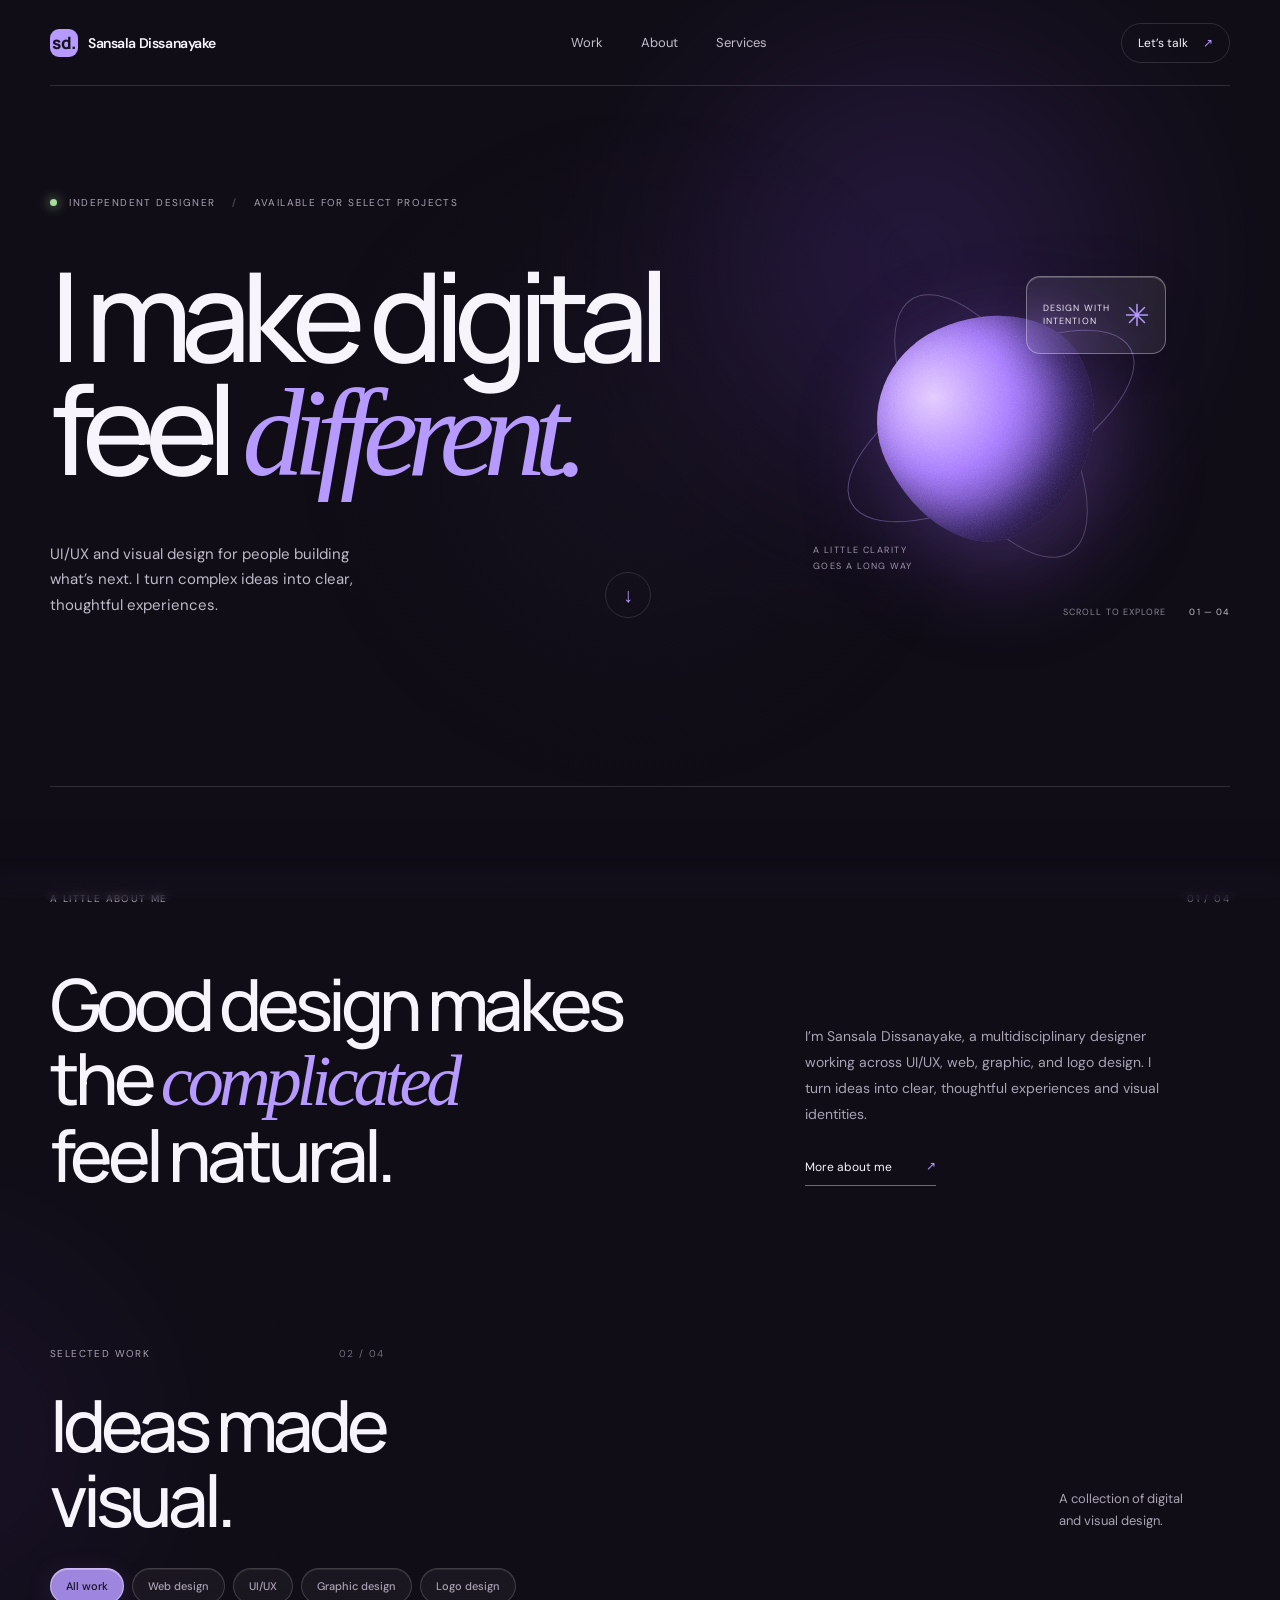
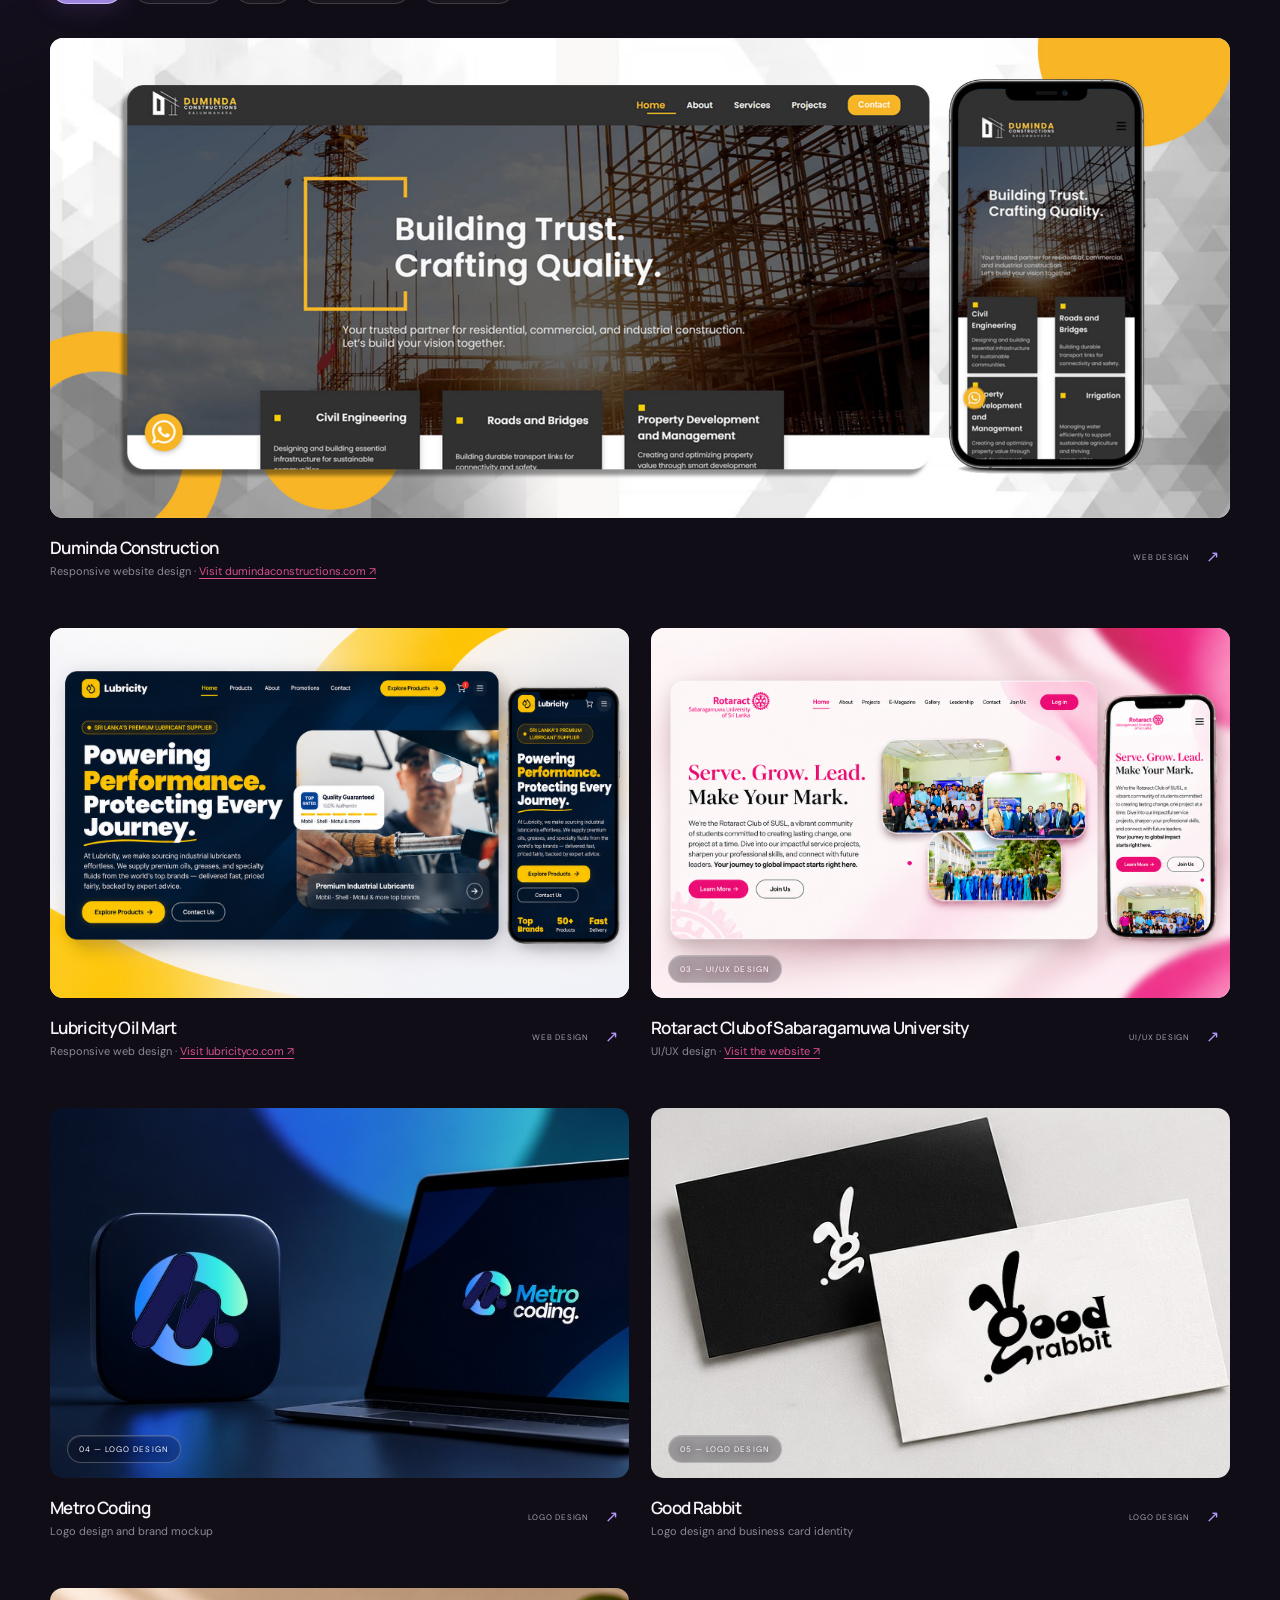
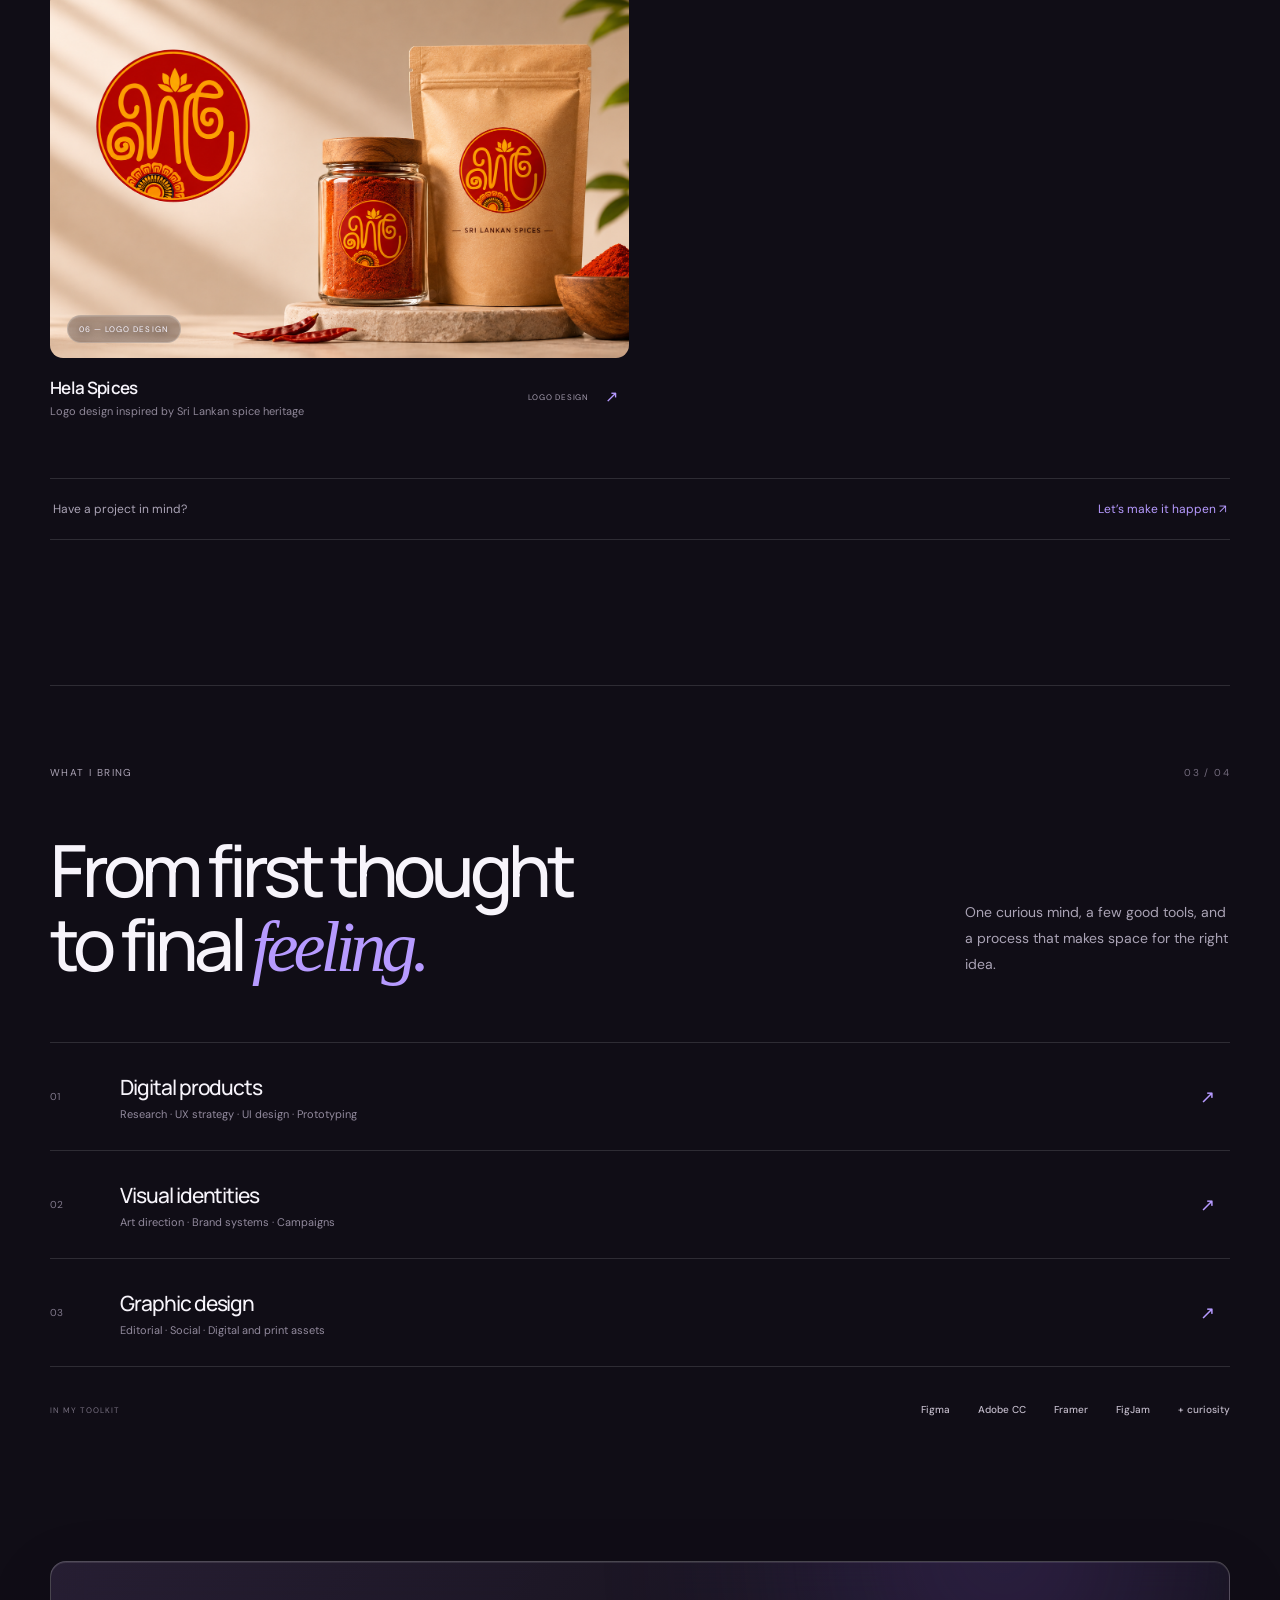
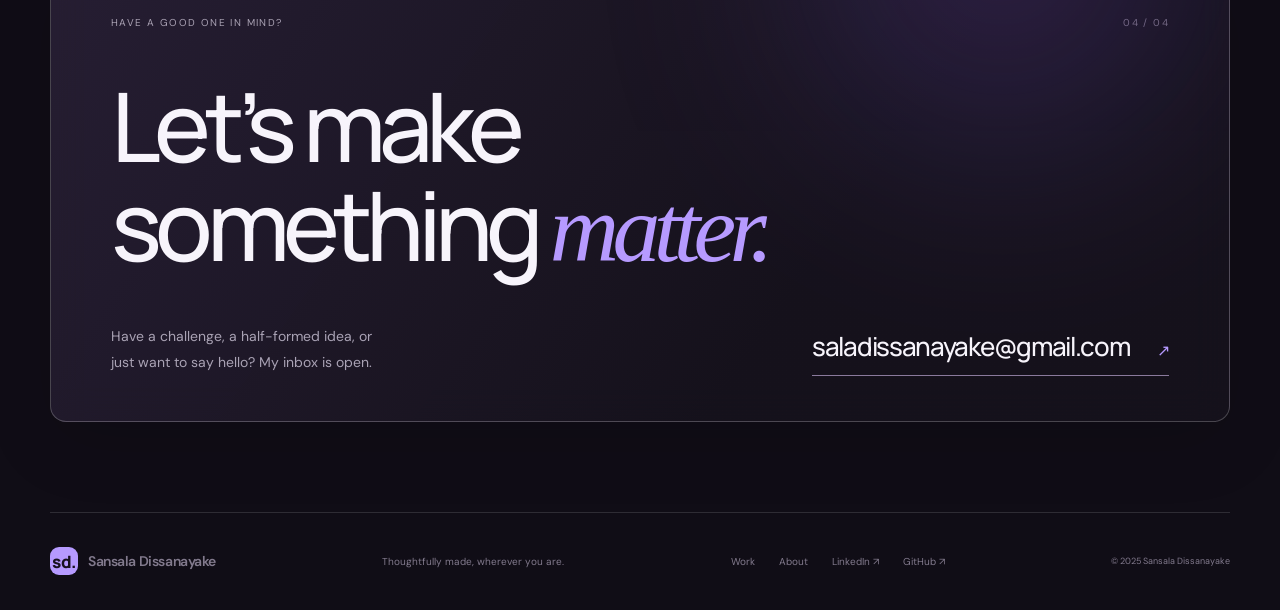
<file: index.html>
<!doctype html>
<html lang="en">
<head>
  <meta charset="utf-8">
  <meta name="viewport" content="width=device-width, initial-scale=1">
  <meta name="theme-color" content="#100d16">
  <meta name="description" content="Sansala Dissanayake — UI/UX, web, graphic, and logo designer creating thoughtful digital experiences and visual identities.">
  <title>Sansala Dissanayake — Designer</title>
  <link rel="preconnect" href="https://fonts.googleapis.com">
  <link rel="preconnect" href="https://fonts.gstatic.com" crossorigin>
  <link href="https://fonts.googleapis.com/css2?family=DM+Sans:wght@400;500;600;700&family=Manrope:wght@400;500;600;700;800&display=swap" rel="stylesheet">
  <link rel="stylesheet" href="styles.css">
</head>
<body>
  <div class="ambient ambient-one"></div><div class="ambient ambient-two"></div>
  <div class="cursor-glow" aria-hidden="true"></div>
  <div class="bottom-glass" aria-hidden="true"></div>
  <header class="topbar">
    <a class="wordmark" href="#top" aria-label="Sansala Dissanayake home"><span class="mark">sd.</span><span>Sansala Dissanayake</span></a>
    <nav class="desktop-nav" aria-label="Main navigation"><a href="#work">Work</a><a href="about.html">About</a><a href="#services">Services</a></nav>
    <a class="contact-pill" href="mailto:saladissanayake@gmail.com">Let’s talk <span>↗︎</span></a>
    <button class="menu-button" aria-label="Open navigation" aria-expanded="false"><span></span><span></span></button>
  </header>

  <main id="top">
    <section class="hero wrap">
      <div class="eyebrow"><span class="status-dot"></span> Independent designer <span class="eyebrow-divider">/</span> Available for select projects</div>
      <h1>I make digital<br>feel <span class="serif-word">different.</span></h1>
      <div class="hero-bottom">
        <p class="hero-copy">UI/UX and visual design for people building what’s next. I turn complex ideas into clear, thoughtful experiences.</p>
        <a class="round-link" href="#work" aria-label="Scroll to selected work">↓</a>
        <div class="hero-index">SCROLL TO EXPLORE <span>01 — 04</span></div>
      </div>
      <div class="hero-art" aria-label="Abstract purple 3D shape">
        <div class="art-orbit orbit-a"></div><div class="art-orbit orbit-b"></div><div class="art-sphere"></div>
        <div class="glass-note"><span>DESIGN WITH<br>INTENTION</span><svg class="spark-icon" viewBox="0 0 32 32" aria-hidden="true"><path d="M16 2v28M2 16h28M6 6l20 20M26 6L6 26"/></svg></div>
        <span class="art-caption">A LITTLE CLARITY<br>GOES A LONG WAY</span>
      </div>
    </section>

    <section class="intro wrap" id="about">
      <div class="section-kicker">A LITTLE ABOUT ME <span>01 / 04</span></div>
      <div class="intro-content"><h2>Good design makes<br>the <span>complicated</span><br>feel natural.</h2><div class="intro-text"><p>I’m Sansala Dissanayake, a multidisciplinary designer working across UI/UX, web, graphic, and logo design. I turn ideas into clear, thoughtful experiences and visual identities.</p><a class="text-link" href="about.html">More about me <span>↗︎</span></a></div></div>
    </section>

    <section class="work wrap" id="work">
      <div class="section-heading"><div><div class="section-kicker">SELECTED WORK <span>02 / 04</span></div><h2>Ideas made<br>visual.</h2></div><p>A collection of digital<br>and visual design.</p></div>
      <div class="work-filters" role="group" aria-label="Filter projects by category">
        <button class="filter-button active" type="button" data-filter="all" aria-pressed="true">All work</button>
        <button class="filter-button" type="button" data-filter="web" aria-pressed="false">Web design</button>
        <button class="filter-button" type="button" data-filter="uiux" aria-pressed="false">UI/UX</button>
        <button class="filter-button" type="button" data-filter="graphic" aria-pressed="false">Graphic design</button>
        <button class="filter-button" type="button" data-filter="logo" aria-pressed="false">Logo design</button>
      </div>
      <div class="project-grid">
        <article class="project project-wide" data-category="web"><div class="project-visual duminda-project"><a class="project-image-link" href="https://dumindaconstructions.com/" target="_blank" rel="noopener noreferrer" aria-label="Open Duminda Constructions website"><img src="assets/duminda-construction-mockup.jpg" alt="Responsive Duminda Construction website mockup shown on desktop and mobile"></a><span class="visual-index">01 — WEB DESIGN</span></div><div class="project-meta"><div><h3>Duminda Construction</h3><p>Responsive website design · <a class="project-description-link" href="https://dumindaconstructions.com/" target="_blank" rel="noopener noreferrer">Visit dumindaconstructions.com ↗︎</a></p></div><span class="project-type">WEB DESIGN</span><b class="arrow">↗︎</b></div></article>
        <article class="project" data-category="web"><div class="project-visual lubricity-project"><a class="project-image-link" href="https://lubricityco.com/" target="_blank" rel="noopener noreferrer" aria-label="Open Lubricity Oil Mart website"><img src="assets/lubricity-responsive-mockup.png" alt="Responsive Lubricity Oil Mart website design shown on desktop and mobile"></a><span class="visual-index">02 — WEB DESIGN</span></div><div class="project-meta"><div><h3>Lubricity Oil Mart</h3><p>Responsive web design · <a class="project-description-link" href="https://lubricityco.com/" target="_blank" rel="noopener noreferrer">Visit lubricityco.com ↗︎</a></p></div><span class="project-type">WEB DESIGN</span><b class="arrow">↗︎</b></div></article>
        <article class="project" data-category="uiux"><div class="project-visual rotaract-project"><a class="project-image-link" href="https://www.rotaractsusl.org/" target="_blank" rel="noopener noreferrer" aria-label="Open Rotaract Club of Sabaragamuwa University website"><img src="assets/rotaract-susl-mockup.png" alt="Responsive Rotaract Club of Sabaragamuwa University website design shown on desktop and mobile"></a><span class="visual-index">03 — UI/UX DESIGN</span></div><div class="project-meta"><div><h3>Rotaract Club of Sabaragamuwa University</h3><p>UI/UX design · <a class="project-description-link" href="https://www.rotaractsusl.org/" target="_blank" rel="noopener noreferrer">Visit the website ↗︎</a></p></div><span class="project-type">UI/UX DESIGN</span><b class="arrow">↗︎</b></div></article>
        <a class="project" data-category="logo" href="#contact"><div class="project-visual visual-logo metro-project"><img src="assets/metro-coding-mockup.jpg" alt="Metro Coding logo shown on an app icon and laptop"><span class="visual-index">04 — LOGO DESIGN</span></div><div class="project-meta"><div><h3>Metro Coding</h3><p>Logo design and brand mockup</p></div><span class="project-type">LOGO DESIGN</span><b class="arrow">↗︎</b></div></a>
        <a class="project" data-category="logo" href="#contact"><div class="project-visual visual-logo metro-project"><img src="assets/good-rabbit-mockup.jpg" alt="Good Rabbit logo shown on black and white business cards"><span class="visual-index">05 — LOGO DESIGN</span></div><div class="project-meta"><div><h3>Good Rabbit</h3><p>Logo design and business card identity</p></div><span class="project-type">LOGO DESIGN</span><b class="arrow">↗︎</b></div></a>
        <a class="project" data-category="logo" href="#contact"><div class="project-visual visual-logo metro-project"><img src="assets/hela-spices-mockup.png" alt="Hela Spices logo on Sri Lankan spice packaging"><span class="visual-index">06 — LOGO DESIGN</span></div><div class="project-meta"><div><h3>Hela Spices</h3><p>Logo design inspired by Sri Lankan spice heritage</p></div><span class="project-type">LOGO DESIGN</span><b class="arrow">↗︎</b></div></a>
      </div>
      <a class="all-work" href="mailto:saladissanayake@gmail.com">Have a project in mind? <span>Let’s make it happen ↗︎</span></a>
    </section>

    <section class="services wrap" id="services">
      <div class="section-kicker">WHAT I BRING <span>03 / 04</span></div><div class="services-head"><h2>From first thought<br>to final <span>feeling.</span></h2><p>One curious mind, a few good tools, and a process that makes space for the right idea.</p></div>
      <div class="service-list"><article><span class="service-num">01</span><div><h3>Digital products</h3><p>Research · UX strategy · UI design · Prototyping</p></div><span class="service-symbol">↗︎</span></article><article><span class="service-num">02</span><div><h3>Visual identities</h3><p>Art direction · Brand systems · Campaigns</p></div><span class="service-symbol">↗︎</span></article><article><span class="service-num">03</span><div><h3>Graphic design</h3><p>Editorial · Social · Digital and print assets</p></div><span class="service-symbol">↗︎</span></article></div>
      <div class="tool-row"><span>IN MY TOOLKIT</span><b>Figma</b><b>Adobe CC</b><b>Framer</b><b>FigJam</b><b>+ curiosity</b></div>
    </section>

    <section class="contact wrap" id="contact"><div class="contact-card"><div class="section-kicker">HAVE A GOOD ONE IN MIND? <span>04 / 04</span></div><h2>Let’s make<br>something <span>matter.</span></h2><div class="contact-bottom"><p>Have a challenge, a half-formed idea, or just want to say hello? My inbox is open.</p><a href="mailto:saladissanayake@gmail.com" class="email-link">saladissanayake@gmail.com <span>↗︎</span></a></div><div class="contact-glow"></div></div></section>
  </main>
  <footer class="footer wrap"><a class="wordmark" href="#top"><span class="mark">sd.</span><span>Sansala Dissanayake</span></a><span>Thoughtfully made, wherever you are.</span><div><a href="#work">Work</a><a href="about.html">About</a><a href="https://www.linkedin.com/in/sansala-dissanayake-72a195317/" target="_blank" rel="noreferrer">LinkedIn ↗︎</a><a href="https://github.com/sansaladissanayake" target="_blank" rel="noreferrer">GitHub ↗︎</a></div><small>© 2025 Sansala Dissanayake</small></footer>
  <script src="script.js"></script>
</body>
</html>
</file>
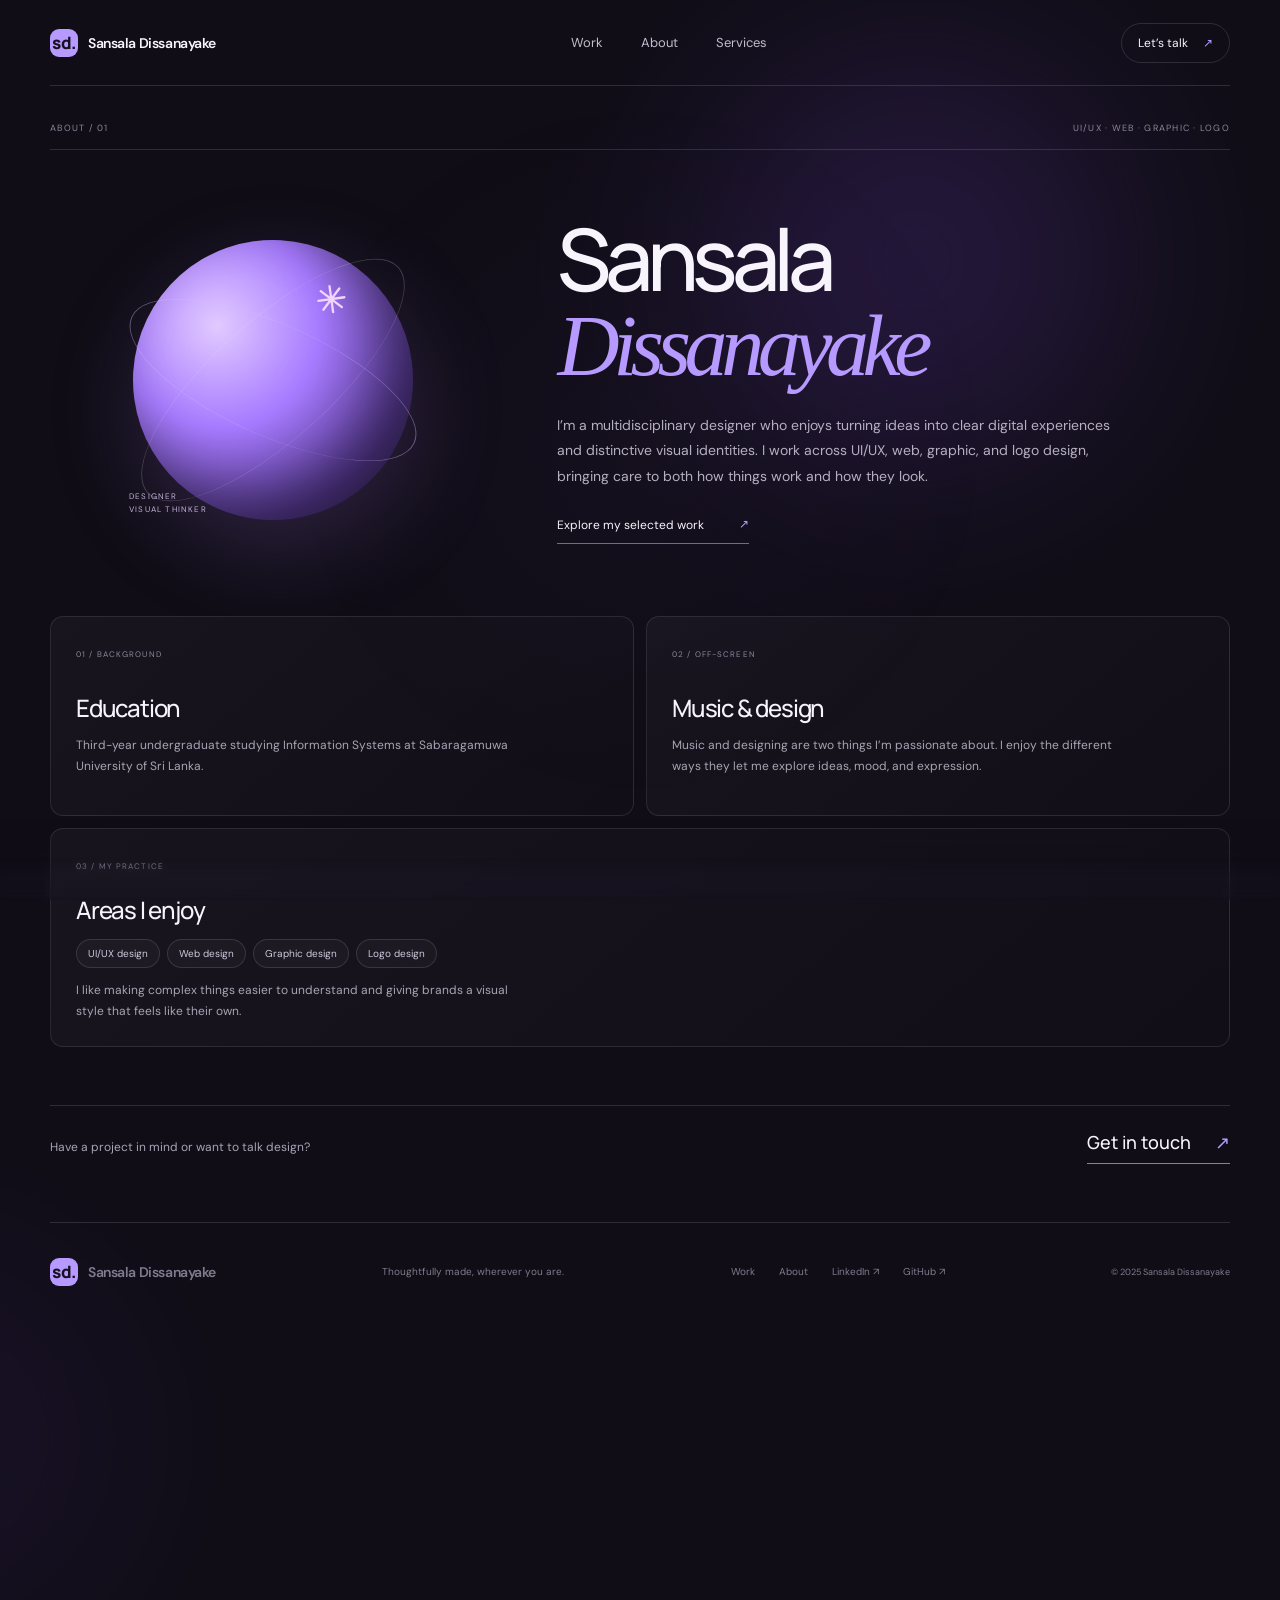
<file: about.html>
<!doctype html>
<html lang="en">
<head>
  <meta charset="utf-8">
  <meta name="viewport" content="width=device-width, initial-scale=1">
  <meta name="theme-color" content="#100d16">
  <meta name="description" content="About Sansala Dissanayake, a designer working across UI/UX, web, graphic, and logo design.">
  <title>About — Sansala Dissanayake</title>
  <link rel="preconnect" href="https://fonts.googleapis.com">
  <link rel="preconnect" href="https://fonts.gstatic.com" crossorigin>
  <link href="https://fonts.googleapis.com/css2?family=DM+Sans:wght@400;500;600;700&family=Manrope:wght@400;500;600;700;800&display=swap" rel="stylesheet">
  <link rel="stylesheet" href="styles.css">
</head>
<body>
  <div class="ambient ambient-one"></div><div class="ambient ambient-two"></div>
  <div class="cursor-glow" aria-hidden="true"></div>
  <div class="bottom-glass" aria-hidden="true"></div>
  <header class="topbar">
    <a class="wordmark" href="index.html#top" aria-label="Sansala Dissanayake home"><span class="mark">sd.</span><span>Sansala Dissanayake</span></a>
    <nav class="desktop-nav" aria-label="Main navigation"><a href="index.html#work">Work</a><a href="about.html" aria-current="page">About</a><a href="index.html#services">Services</a></nav>
    <a class="contact-pill" href="mailto:saladissanayake@gmail.com">Let’s talk <span>↗︎</span></a>
    <button class="menu-button" aria-label="Open navigation" aria-expanded="false"><span></span><span></span></button>
  </header>

  <main id="top" class="about-page">
    <section class="profile-intro wrap" id="about">
      <div class="profile-kicker"><span>ABOUT / 01</span><span>UI/UX · WEB · GRAPHIC · LOGO</span></div>
      <div class="profile-grid"><div class="profile-monogram"><svg class="spark-icon" viewBox="0 0 32 32" aria-hidden="true"><path d="M16 2v28M2 16h28M6 6l20 20M26 6L6 26"/></svg><small>DESIGNER<br>VISUAL THINKER</small></div><div class="profile-copy"><h1>Sansala<br><em>Dissanayake</em></h1><p>I’m a multidisciplinary designer who enjoys turning ideas into clear digital experiences and distinctive visual identities. I work across UI/UX, web, graphic, and logo design, bringing care to both how things work and how they look.</p><a class="profile-work-link" href="index.html#work">Explore my selected work <span>↗︎</span></a></div></div>
    </section>
    <section class="profile-details wrap">
      <article class="profile-detail"><span class="detail-index">01 / BACKGROUND</span><h2>Education</h2><p>Third-year undergraduate studying Information Systems at Sabaragamuwa University of Sri Lanka.</p></article>
      <article class="profile-detail"><span class="detail-index">02 / OFF-SCREEN</span><h2>Music & design</h2><p>Music and designing are two things I’m passionate about. I enjoy the different ways they let me explore ideas, mood, and expression.</p></article>
      <article class="profile-detail profile-skills"><span class="detail-index">03 / MY PRACTICE</span><h2>Areas I enjoy</h2><div class="skill-tags"><span>UI/UX design</span><span>Web design</span><span>Graphic design</span><span>Logo design</span></div><p>I like making complex things easier to understand and giving brands a visual style that feels like their own.</p></article>
    </section>
    <section class="profile-contact wrap"><p>Have a project in mind or want to talk design?</p><a href="mailto:saladissanayake@gmail.com">Get in touch <span>↗︎</span></a></section>
  </main>
  <footer class="footer wrap"><a class="wordmark" href="index.html#top"><span class="mark">sd.</span><span>Sansala Dissanayake</span></a><span>Thoughtfully made, wherever you are.</span><div><a href="index.html#work">Work</a><a href="about.html">About</a><a href="https://www.linkedin.com/in/sansala-dissanayake-72a195317/" target="_blank" rel="noreferrer">LinkedIn ↗︎</a><a href="https://github.com/sansaladissanayake" target="_blank" rel="noreferrer">GitHub ↗︎</a></div><small>© 2025 Sansala Dissanayake</small></footer>
  <script src="script.js"></script>
</body>
</html>
</file>
<file: styles.css>
:root{--bg:#100d16;--panel:#191521;--text:#f7f4fb;--muted:#aaa3b5;--purple:#b69aff;--line:rgba(255,255,255,.13);--page:min(1180px,calc(100% - 64px))}*{box-sizing:border-box}html{scroll-behavior:smooth}body{margin:0;background:var(--bg);color:var(--text);font-family:'DM Sans',sans-serif;overflow-x:hidden}a{color:inherit;text-decoration:none}.ambient{position:absolute;pointer-events:none;filter:blur(100px);opacity:.24;border-radius:50%;z-index:-1}.ambient-one{width:420px;height:420px;background:#653bb1;top:50px;right:12%}.ambient-two{width:380px;height:380px;background:#36205e;top:1250px;left:-260px}.wrap{width:var(--page);margin-inline:auto}.topbar{height:86px;width:var(--page);margin:auto;display:flex;align-items:center;justify-content:space-between;border-bottom:1px solid var(--line);position:relative;z-index:5}.wordmark{display:flex;align-items:center;gap:10px;font-size:14px;font-weight:600;letter-spacing:-.03em}.mark{display:grid;place-items:center;width:28px;height:28px;border-radius:9px;background:var(--purple);color:#17111f;font-family:Manrope;font-weight:800;font-size:17px}.desktop-nav{display:flex;gap:38px;color:#c3bdcc;font-size:13px}.desktop-nav a,.footer a{transition:color .2s}.desktop-nav a:hover,.footer a:hover{color:var(--purple)}.contact-pill{border:1px solid var(--line);border-radius:30px;padding:11px 16px;font-size:12px}.contact-pill span{color:var(--purple);padding-left:12px}.menu-button{display:none;background:none;border:0}.hero{min-height:700px;padding-top:110px;position:relative}.eyebrow,.section-kicker{font-size:10px;letter-spacing:.14em;color:#aaa2b4;text-transform:uppercase}.status-dot{display:inline-block;width:7px;height:7px;background:#a7dc9d;border-radius:50%;margin-right:8px;box-shadow:0 0 12px #a7dc9d}.eyebrow-divider{padding:0 12px;color:#615969}h1,h2,h3,p{margin-top:0}h1{font:500 clamp(66px,9.7vw,132px)/.91 Manrope,sans-serif;letter-spacing:-.085em;margin:50px 0 0;position:relative;z-index:2}h1 .serif-word{font-family:Georgia,serif;font-weight:400;font-style:italic;letter-spacing:-.09em;color:var(--purple)}.hero-bottom{display:grid;grid-template-columns:1fr 70px 1fr;align-items:end;margin-top:52px;position:relative;z-index:2}.hero-copy{max-width:340px;font-size:15px;line-height:1.7;color:#c0bac9;margin:0}.round-link{width:46px;height:46px;border:1px solid var(--line);border-radius:50%;display:grid;place-items:center;color:var(--purple);font-size:20px;transition:.25s}.round-link:hover{background:var(--purple);color:var(--bg);transform:translateY(3px)}.hero-index{font-size:9px;letter-spacing:.12em;color:#8b8495;text-align:right}.hero-index span{margin-left:20px;color:#c4bdcf}.hero-art{position:absolute;right:5%;top:160px;width:360px;height:360px;display:grid;place-items:center}.art-sphere{width:220px;height:220px;border-radius:46% 54% 61% 39%/44% 41% 59% 56%;background:radial-gradient(circle at 32% 27%,#e3caff,#a77bff 35%,#5837a8 68%,#251536 100%);box-shadow:inset -18px -26px 45px #120d1dbd,0 35px 100px #8051cb50;transform:rotate(-25deg);animation:morph 9s ease-in-out infinite alternate}.art-orbit{position:absolute;width:320px;height:130px;border:1px solid #c5a5ff65;border-radius:50%;transform:rotate(-29deg)}.orbit-b{transform:rotate(58deg);width:300px;height:130px;border-color:#f1d3ff45}.glass-note{position:absolute;right:5px;top:30px;width:140px;height:78px;padding:14px 16px;display:flex;justify-content:space-between;align-items:center;background:#ffffff0c;border:1px solid #ffffff28;border-radius:14px;backdrop-filter:blur(18px);font-size:9px;line-height:1.5;letter-spacing:.12em;color:#eee8f6}.glass-note i{font-style:normal;color:var(--purple);font-size:24px}.art-caption{position:absolute;bottom:32px;left:2px;color:#9f94ad;font-size:9px;line-height:1.7;letter-spacing:.16em}.intro{padding:105px 0 155px;border-top:1px solid var(--line)}.section-kicker{display:flex;justify-content:space-between}.section-kicker span{color:#736b7d}.intro-content{display:grid;grid-template-columns:1.2fr .8fr;gap:10%;margin-top:62px;align-items:end}.intro h2,.section-heading h2,.services h2,.contact h2{font:500 clamp(42px,6vw,72px)/1.03 Manrope;letter-spacing:-.07em;margin:0}.intro h2 span,.services h2 span{font-family:Georgia,serif;font-style:italic;color:var(--purple);font-weight:400}.intro-text{max-width:360px;padding-bottom:6px}.intro-text p,.services-head p,.contact-bottom p{font-size:14px;line-height:1.85;color:#aaa3b5}.text-link{font-size:12px;border-bottom:1px solid #70687c;padding-bottom:10px;display:inline-flex;gap:34px;margin-top:18px}.text-link span{color:var(--purple)}.work{padding-bottom:145px}.section-heading{display:flex;justify-content:space-between;align-items:end;margin-bottom:48px}.section-heading h2{margin-top:28px}.section-heading>p{color:#aaa3b5;font-size:13px;line-height:1.7;margin:0 4% 5px 0}.project-grid{display:grid;grid-template-columns:1fr 1fr;gap:50px 22px}.project-wide{grid-column:span 2}.project-visual{height:370px;border-radius:13px;position:relative;overflow:hidden;display:grid;place-items:center}.project-wide .project-visual{height:480px}.visual-luma{background:#d9d2c7}.luma-window{height:79%;width:83%;background:#f7f4ed;border-radius:7px;color:#302b2a;position:relative;overflow:hidden;padding:19px 26px}.mini-nav{display:flex;justify-content:space-between;font-size:8px;color:#655f5b}.mini-nav b{font:700 14px Manrope;letter-spacing:-.07em}.luma-body{position:absolute;left:10%;top:25%;z-index:1;display:flex;flex-direction:column;align-items:start}.micro-label{font-size:7px;letter-spacing:.16em;color:#827970}.luma-body>b{font:500 clamp(32px,5vw,62px)/.97 Manrope;letter-spacing:-.08em;margin:14px 0 20px}.luma-body>b i{font-family:Georgia;font-weight:400;color:#a36b4d}.mini-button{font-size:7px;border-bottom:1px solid #675b50;padding-bottom:7px}.luma-product{position:absolute;right:9%;bottom:-17%;width:44%;height:100%;background:linear-gradient(145deg,#c7bbab,#ebe4d8);border-radius:48% 48% 0 0}.vase{position:absolute;bottom:19%;background:linear-gradient(100deg,#9b8170,#cdb9a3,#8f7461);border-radius:45% 45% 20% 20%}.vase-one{width:74px;height:136px;left:19%;transform:rotate(5deg)}.vase-two{width:95px;height:180px;right:12%;background:linear-gradient(100deg,#626b4b,#a3a87b,#6c704d)}.orb{position:absolute;bottom:8%;left:48%;width:60px;height:60px;border-radius:50%;background:linear-gradient(145deg,#dfc7a3,#967859)}.visual-form{background:#b8a3e6}.form-card{background:#201b2a;width:55%;height:82%;border-radius:13px;padding:20px 22px;box-shadow:0 25px 50px #34245555;transform:rotate(-3deg);position:relative}.form-brand{font:700 15px Manrope}.form-brand span{color:var(--purple)}.form-head{font:600 25px/1.02 Manrope;letter-spacing:-.07em;margin:28px 0 21px}.form-head em{font-family:Georgia;font-weight:400;color:#c0a5ff}.balance-label{font-size:7px;letter-spacing:.1em;color:#a9a0b3}.balance-label span{float:right}.balance{font:600 20px Manrope;margin-top:4px}.balance span{font-size:11px;color:#a9a0b3}.chart{height:68px;border-bottom:1px solid #ffffff22;display:flex;align-items:end;gap:7px;padding:8px 0}.chart i{width:9%;border-radius:5px 5px 0 0;background:linear-gradient(#c6aaff,#7955b1);height:var(--h,50%)}.chart i:nth-child(2n){--h:40%}.chart i:nth-child(3n){--h:77%}.chart i:nth-child(4n){--h:61%}.chart i:nth-child(5n){--h:90%}.cards-row{display:flex;justify-content:space-between;margin-top:14px}.cards-row span{padding:7px 10px;background:#ffffff0e;border-radius:6px;font-size:7px}.visual-play{background:#e1a3b5}.play-poster{height:82%;width:55%;background:#532d65;color:#f7e7d4;display:flex;flex-direction:column;justify-content:space-between;align-items:center;padding:22px;transform:rotate(3deg);box-shadow:0 20px 50px #43234050}.poster-top{align-self:start;font:700 clamp(16px,2.2vw,27px)/.95 Manrope;letter-spacing:-.06em}.poster-flower{font-size:clamp(85px,13vw,160px);line-height:1;color:#efadce;text-shadow:8px 12px 0 #d672a1;transform:rotate(10deg)}.poster-bottom{font-size:7px;letter-spacing:.13em;align-self:end}.visual-index{position:absolute;left:17px;bottom:15px;font-size:8px;letter-spacing:.13em;color:#453d49}.visual-form .visual-index,.visual-play .visual-index{color:#fff;mix-blend-mode:difference}.project-meta{display:grid;grid-template-columns:1fr auto 24px;gap:16px;align-items:center;padding-top:18px}.project-meta h3{font:600 17px Manrope;letter-spacing:-.04em;margin-bottom:5px}.project-meta p{font-size:11px;color:#8f8798;margin:0}.project-type{font-size:8px;color:#a69eb0;letter-spacing:.1em}.arrow{font-weight:400;color:var(--purple)}.project:hover .arrow{transform:translate(3px,-3px)}.arrow{transition:transform .2s}.all-work{display:flex;justify-content:space-between;border-top:1px solid var(--line);border-bottom:1px solid var(--line);padding:22px 3px;margin-top:60px;color:#aaa3b5;font-size:12px}.all-work span{color:var(--purple)}.services{padding:80px 0 145px;border-top:1px solid var(--line)}.services-head{display:flex;justify-content:space-between;align-items:end;margin:54px 0 58px}.services-head p{max-width:265px;margin-bottom:6px}.service-list{border-top:1px solid var(--line)}.service-list article{min-height:108px;border-bottom:1px solid var(--line);display:grid;grid-template-columns:70px 1fr 30px;align-items:center}.service-num{font-size:10px;color:#827a8d}.service-list h3{font:500 21px Manrope;letter-spacing:-.05em;margin:0 0 6px}.service-list p{font-size:11px;color:#928a9d;margin:0}.service-symbol{color:var(--purple);font-size:18px}.tool-row{display:flex;gap:28px;align-items:center;margin-top:36px}.tool-row span{font-size:8px;color:#777080;letter-spacing:.13em;margin-right:auto}.tool-row b{font-size:10px;font-weight:500;color:#c1bac9}.contact{padding-bottom:90px}.contact-card{position:relative;overflow:hidden;padding:54px 60px 45px;border:1px solid #ffffff1e;border-radius:16px;background:linear-gradient(125deg,#20192b,#17131e 65%);backdrop-filter:blur(18px)}.contact h2{font-size:clamp(52px,8vw,96px);margin:48px 0 45px;position:relative;z-index:1}.contact h2 span{font-family:Georgia;font-style:italic;color:var(--purple);font-weight:400}.contact-bottom{display:flex;align-items:end;justify-content:space-between;position:relative;z-index:1}.contact-bottom p{max-width:285px;margin:0}.email-link{font:500 clamp(17px,3vw,26px) Manrope;letter-spacing:-.05em;border-bottom:1px solid #8a7a9c;padding-bottom:11px}.email-link span{color:var(--purple);padding-left:24px;font-size:16px}.contact-glow{position:absolute;width:360px;height:360px;right:4%;top:-190px;background:#845bd4;filter:blur(120px);opacity:.26;border-radius:50%}.footer{min-height:98px;border-top:1px solid var(--line);display:flex;align-items:center;justify-content:space-between;color:#827a8d;font-size:10px}.footer>div{display:flex;gap:24px}.footer small{font-size:9px}@keyframes morph{to{border-radius:57% 43% 40% 60%/52% 57% 43% 48%;transform:rotate(12deg) scale(1.04)}}@media(max-width:760px){:root{--page:calc(100% - 40px)}.topbar{height:72px}.desktop-nav{display:none;position:absolute;top:71px;left:0;right:0;background:#17131e;padding:22px;flex-direction:column;gap:20px;border:1px solid var(--line);border-radius:0 0 12px 12px}.desktop-nav.open{display:flex}.contact-pill{margin-left:auto;margin-right:17px}.menu-button{display:flex;flex-direction:column;gap:5px;padding:9px}.menu-button span{width:18px;height:1px;background:white}.hero{min-height:740px;padding-top:83px}.hero-art{top:340px;right:50%;transform:translateX(50%) scale(.83)}h1{font-size:clamp(58px,14vw,100px);margin-top:38px}.hero-bottom{grid-template-columns:1fr 55px;margin-top:35px;gap:12px}.hero-index{display:none}.hero-copy{font-size:13px}.intro{padding:75px 0 100px}.intro-content{grid-template-columns:1fr;gap:30px;margin-top:42px}.intro h2,.section-heading h2,.services h2{font-size:clamp(44px,11vw,65px)}.intro-text{max-width:460px}.section-heading{align-items:start}.section-heading>p{display:none}.project-grid{grid-template-columns:1fr;gap:35px}.project-wide{grid-column:auto}.project-visual,.project-wide .project-visual{height:340px}.luma-window{width:90%;height:75%}.luma-body>b{font-size:42px}.form-card{width:62%}.play-poster{width:60%}.project-meta{grid-template-columns:1fr 22px}.project-type{grid-column:1;grid-row:2}.arrow{grid-column:2;grid-row:1}.all-work{gap:18px}.services{padding:65px 0 95px}.services-head{display:block;margin:42px 0}.services-head p{margin-top:22px}.service-list article{grid-template-columns:38px 1fr 22px;min-height:100px}.service-list h3{font-size:18px}.service-list p{max-width:260px;line-height:1.5}.tool-row{gap:15px;flex-wrap:wrap}.tool-row span{width:100%}.contact{padding-bottom:55px}.contact-card{padding:35px 25px 30px}.contact h2{font-size:clamp(54px,13vw,82px);margin:55px 0 45px}.contact-bottom{display:block}.contact-bottom p{margin-bottom:25px}.email-link{font-size:18px}.footer{padding:24px 0;display:grid;grid-template-columns:1fr 1fr;gap:22px}.footer>span{justify-self:end;text-align:right}.footer>div{gap:15px}.footer small{justify-self:end}}@media(prefers-reduced-motion:reduce){*,*::before,*::after{scroll-behavior:auto!important;animation-duration:.01ms!important;animation-iteration-count:1!important;transition-duration:.01ms!important}}

/* Fine grain, pointer glow, and restrained interface motion */
body::before{content:"";position:fixed;inset:-50%;z-index:20;pointer-events:none;opacity:.075;background-image:url("data:image/svg+xml,%3Csvg viewBox='0 0 180 180' xmlns='http://www.w3.org/2000/svg'%3E%3Cfilter id='n'%3E%3CfeTurbulence type='fractalNoise' baseFrequency='.92' numOctaves='3' stitchTiles='stitch'/%3E%3C/filter%3E%3Crect width='100%25' height='100%25' filter='url(%23n)' opacity='.55'/%3E%3C/svg%3E");transform:translateZ(0);animation:grain-shift .22s steps(2) infinite}
body::after{content:"";position:fixed;inset:0;z-index:-1;pointer-events:none;opacity:.35;background:radial-gradient(520px circle at var(--pointer-x,75%) var(--pointer-y,18%),#7952bd20,transparent 68%);transition:opacity .4s}
.cursor-glow{position:fixed;left:0;top:0;width:18px;height:18px;border-radius:50%;z-index:19;pointer-events:none;opacity:0;background:#d9c4ff;border:1px solid #ffffffa8;box-shadow:0 0 24px 7px #a77aff66;transform:translate(-50%,-50%);transition:width .25s,height .25s,opacity .25s,background .25s;mix-blend-mode:screen}
.cursor-glow.visible{opacity:.8}.cursor-glow.hovering{width:34px;height:34px;background:#b797f088;border-color:#e6d8ff}
.hero-art{filter:drop-shadow(0 0 36px #9b70e41c)}.art-sphere{animation:morph 9s ease-in-out infinite alternate,soft-pulse 5s ease-in-out infinite}.glass-note{animation:float-note 6s ease-in-out infinite}
.project-visual{transition:transform .55s cubic-bezier(.2,.7,.2,1),box-shadow .55s}.project:hover .project-visual{transform:translateY(-5px);box-shadow:0 24px 65px #0003}.project-visual>*:not(.visual-index){transition:transform .6s cubic-bezier(.2,.7,.2,1)}.project:hover .luma-window{transform:scale(1.018)}.project:hover .form-card{transform:rotate(-1deg) translateY(-3px)}.project:hover .play-poster{transform:rotate(1deg) scale(1.025)}
.service-list article{transition:padding .3s,background .3s}.service-list article:hover{padding-inline:12px;background:linear-gradient(90deg,#b69aff0c,transparent)}.service-list article:hover .service-symbol{transform:translate(3px,-3px)}.service-symbol{transition:transform .25s}
.contact-card{isolation:isolate}.contact-glow{animation:contact-glow 9s ease-in-out infinite alternate}
.reveal{opacity:0;transform:translateY(22px);transition:opacity .75s ease,transform .75s cubic-bezier(.2,.7,.2,1)}.reveal.revealed{opacity:1;transform:translateY(0)}
@keyframes grain-shift{0%{transform:translate(0,0)}25%{transform:translate(1%,-1%)}50%{transform:translate(-1%,1%)}75%{transform:translate(1%,1%)}100%{transform:translate(-1%,-1%)}}
@keyframes soft-pulse{0%,100%{filter:brightness(1)}50%{filter:brightness(1.12)}}
@keyframes float-note{0%,100%{transform:translateY(0) rotate(0)}50%{transform:translateY(-8px) rotate(1deg)}}
@keyframes contact-glow{0%{transform:translate(0,0) scale(.9);opacity:.18}100%{transform:translate(-55px,25px) scale(1.2);opacity:.34}}
@media(max-width:760px){.cursor-glow{display:none}.hero-art{filter:none}}
@media(prefers-reduced-motion:reduce){body::before,.art-sphere,.glass-note,.contact-glow{animation:none!important}.reveal{opacity:1;transform:none;transition:none}.project-visual,.project-visual>*{transition:none!important}}

/* Keep the grain inside the hero artwork, like a textured light field. */
body::before{display:none}
.art-sphere{position:relative;isolation:isolate;overflow:hidden}
.art-sphere::after{content:"";position:absolute;inset:-3%;border-radius:inherit;pointer-events:none;opacity:.62;background-image:url("data:image/svg+xml,%3Csvg viewBox='0 0 220 220' xmlns='http://www.w3.org/2000/svg'%3E%3Cfilter id='grain'%3E%3CfeTurbulence type='fractalNoise' baseFrequency='.78' numOctaves='3' seed='7' stitchTiles='stitch'/%3E%3CfeColorMatrix type='saturate' values='0'/%3E%3CfeComponentTransfer%3E%3CfeFuncA type='table' tableValues='0 .92'/%3E%3C/feComponentTransfer%3E%3C/filter%3E%3Crect width='100%25' height='100%25' filter='url(%23grain)'/%3E%3C/svg%3E");background-size:190px 190px;mix-blend-mode:soft-light}
.cursor-glow{width:104px;height:104px;border:0;background:radial-gradient(circle,#d9c4ff55 0%,#a77aff24 36%,#8f65d000 74%);box-shadow:none;filter:blur(9px);mix-blend-mode:screen;transition:width .4s ease,height .4s ease,opacity .4s ease,filter .4s ease}
.cursor-glow.visible{opacity:.9}.cursor-glow.hovering{width:140px;height:140px;background:radial-gradient(circle,#d9c4ff66 0%,#a77aff2e 38%,#8f65d000 75%);filter:blur(12px)}
@media(max-width:760px){.cursor-glow{display:none}}
@media(prefers-reduced-motion:reduce){.cursor-glow{display:none}.art-sphere::after{opacity:.48}}
.work-filters{display:flex;flex-wrap:wrap;gap:8px;margin:-17px 0 34px}
.filter-button{border:1px solid var(--line);background:#ffffff05;color:#aaa3b5;border-radius:24px;padding:10px 15px;font:500 11px 'DM Sans',sans-serif;cursor:pointer;transition:background .25s,color .25s,border-color .25s,transform .25s}
.filter-button:hover{border-color:#b69aff80;color:#f7f4fb;transform:translateY(-2px)}
.filter-button.active{background:#b69aff;color:#17111f;border-color:#b69aff}
.project.filtered-out{display:none}
.visual-logo{background:linear-gradient(135deg,#dfd2ff,#b99bdf)}
.logo-board{width:58%;height:76%;background:#f2ede4;color:#2d2836;border-radius:4px;display:flex;align-items:center;justify-content:center;flex-direction:column;box-shadow:0 22px 60px #39255840;position:relative}
.logo-small{position:absolute;top:15px;left:16px;font-size:7px;letter-spacing:.13em;color:#847b8d}
.logo-mark{font:800 clamp(62px,9vw,112px)/.9 Manrope;letter-spacing:-.13em;color:#5d3c80;position:relative}
.logo-mark span{font-size:.25em;vertical-align:top;color:#c37caa;letter-spacing:0;margin-left:3px}
.logo-board>b{font:600 11px Manrope;letter-spacing:.2em;margin-top:16px}.logo-board>small{font-size:7px;letter-spacing:.17em;color:#958b9d;margin-top:7px}
@media(max-width:760px){.work-filters{margin:0 0 27px;gap:7px}.filter-button{padding:9px 12px;font-size:10px}.logo-board{width:67%}}
.metro-project{background:#071226}.metro-project img{width:100%;height:100%;object-fit:cover;display:block;transition:transform .65s cubic-bezier(.2,.7,.2,1)}.project:hover .metro-project img{transform:scale(1.035)}.metro-project .visual-index{color:#f6f3ff;text-shadow:0 1px 8px #000}
.rotaract-project{background:#f6d9e8}.project-image-link{position:absolute;inset:0;display:block;z-index:1}.project-image-link img{display:block;width:100%;height:100%;object-fit:cover;transition:transform .65s cubic-bezier(.2,.7,.2,1)}.project:hover .project-image-link img{transform:scale(1.035)}.rotaract-project .visual-index{z-index:2;pointer-events:none;color:#fff;text-shadow:0 1px 8px #70204a}.project-description-link{color:#d95091;text-decoration:underline;text-underline-offset:3px}
.lubricity-project{background:#f5f1e5}
.duminda-project{background:#eee}.duminda-project>img{width:100%;height:100%;display:block;object-fit:cover;transition:transform .65s cubic-bezier(.2,.7,.2,1)}.project:hover .duminda-project>img{transform:scale(1.035)}.duminda-project .visual-index{color:#fff;text-shadow:0 1px 8px #000}
.cursor-glow{z-index:0}.wrap{position:relative;z-index:1}.topbar{z-index:5}
.bottom-glass{position:fixed;left:0;right:0;bottom:0;height:64px;z-index:4;pointer-events:none;backdrop-filter:blur(16px);-webkit-backdrop-filter:blur(16px);background:linear-gradient(180deg,rgba(16,13,22,0),rgba(16,13,22,.48));border-top:1px solid rgba(255,255,255,.035);mask-image:linear-gradient(180deg,transparent 0%,#000 70%);-webkit-mask-image:linear-gradient(180deg,transparent 0%,#000 70%)}
@media(max-width:760px){.bottom-glass{height:46px;backdrop-filter:blur(12px);-webkit-backdrop-filter:blur(12px)}}
.bottom-glass{height:100px;border:0;background:linear-gradient(180deg,rgba(16,13,22,0) 0%,rgba(16,13,22,.025) 20%,rgba(16,13,22,.11) 58%,rgba(16,13,22,.3) 100%);mask-image:linear-gradient(180deg,transparent 0%,rgba(0,0,0,.05) 14%,rgba(0,0,0,.22) 38%,#000 100%);-webkit-mask-image:linear-gradient(180deg,transparent 0%,rgba(0,0,0,.05) 14%,rgba(0,0,0,.22) 38%,#000 100%);backdrop-filter:blur(10px);-webkit-backdrop-filter:blur(10px)}
@media(max-width:760px){.bottom-glass{height:72px}}
.visual-index{padding:8px 11px;border:1px solid rgba(255,255,255,.24);border-radius:999px;background:rgba(16,13,22,.32);backdrop-filter:blur(12px) saturate(125%);-webkit-backdrop-filter:blur(12px) saturate(125%);color:#f7f4fb;text-shadow:0 1px 5px rgba(0,0,0,.3);box-shadow:inset 0 1px 0 rgba(255,255,255,.12)}
.filter-button{background:rgba(255,255,255,.045);backdrop-filter:blur(12px);-webkit-backdrop-filter:blur(12px);border-color:rgba(255,255,255,.17);box-shadow:inset 0 1px 0 rgba(255,255,255,.08)}.filter-button.active{background:rgba(182,154,255,.86);border-color:rgba(220,202,255,.78);box-shadow:0 5px 24px rgba(143,101,208,.18),inset 0 1px 0 rgba(255,255,255,.35)}
.contact-card{background:linear-gradient(125deg,rgba(47,37,62,.72),rgba(23,19,30,.74) 65%);border-color:rgba(255,255,255,.22);box-shadow:inset 0 1px 0 rgba(255,255,255,.1),0 20px 70px rgba(0,0,0,.12)}
.glass-note{background:rgba(255,255,255,.075);border-color:rgba(255,255,255,.34);box-shadow:inset 0 1px 0 rgba(255,255,255,.18),0 12px 32px rgba(10,7,18,.16)}
.about-hero{min-height:675px;padding-top:92px;position:relative}.about-hero-grid{display:grid;grid-template-columns:1fr 1fr;align-items:center;gap:5%;min-height:460px}.about-title h1{margin:0;font-size:clamp(74px,10vw,128px)}.about-lede{max-width:420px;margin:28px 0 0;color:#bdb5c8;font-size:16px;line-height:1.8}.about-art{height:370px;position:relative;display:grid;place-items:center}.about-art::before{content:"";position:absolute;width:280px;height:280px;border-radius:50%;background:#7650b8;filter:blur(100px);opacity:.28}.about-art-orbit{position:absolute;width:330px;height:135px;border:1px solid #c5a5ff65;border-radius:50%;transform:rotate(-34deg)}.about-art-core{width:205px;height:205px;border-radius:47% 53% 58% 42%/43% 42% 58% 57%;background:radial-gradient(circle at 30% 25%,#e2caff,#ab7eff 36%,#6947ae 72%,#30203f);box-shadow:inset -18px -24px 40px #100d1677,0 28px 80px #8153c544;display:grid;place-items:center;position:relative;transform:rotate(-12deg);animation:morph 9s ease-in-out infinite alternate}.about-art-core span{font:700 63px Manrope;letter-spacing:-.1em;color:#f5edff;transform:rotate(12deg)}.about-art-core i{position:absolute;right:16px;top:18px;font-style:normal;font-size:27px;color:#e1c8ff}.about-glass-label{position:absolute;right:2%;top:14%;padding:14px 17px;border:1px solid #ffffff36;border-radius:14px;background:#ffffff12;backdrop-filter:blur(16px);font-size:9px;line-height:1.6;letter-spacing:.12em}.about-art-caption{position:absolute;bottom:8%;left:6%;font-size:9px;letter-spacing:.15em;color:#a49aae}.about-scroll{display:flex;justify-content:space-between;align-items:center;border-top:1px solid var(--line);padding:16px 2px;color:#8e869a;font-size:9px;letter-spacing:.13em}.about-scroll span{font-size:17px;color:var(--purple)}
.about-story,.about-capabilities,.about-principles{padding:108px 0;border-top:1px solid var(--line)}.about-story-grid{display:grid;grid-template-columns:1fr .82fr;gap:9%;align-items:start;margin-top:55px}.about-story h2{font:500 clamp(44px,6vw,72px)/1.03 Manrope;letter-spacing:-.07em;margin:0}.about-story h2 span{font-family:Georgia,serif;font-style:italic;color:var(--purple);font-weight:400}.about-copy{max-width:470px}.about-copy p{font-size:14px;line-height:1.9;color:#aaa3b5;margin:0 0 18px}.capability-grid{display:grid;grid-template-columns:1fr 1fr;gap:13px;margin-top:50px}.capability-card{position:relative;min-height:220px;padding:25px 24px;border:1px solid #ffffff19;border-radius:13px;background:linear-gradient(140deg,#ffffff0b,#ffffff03);backdrop-filter:blur(14px);box-shadow:inset 0 1px 0 #ffffff0d;transition:transform .3s,border-color .3s}.capability-card:hover{transform:translateY(-4px);border-color:#b69aff55}.capability-card>span{font-size:9px;letter-spacing:.12em;color:#9b91a8}.capability-card h3{font:500 23px Manrope;letter-spacing:-.05em;margin:30px 0 10px}.capability-card p{max-width:420px;color:#aaa3b5;font-size:12px;line-height:1.7;margin-bottom:20px}.capability-card b{font-size:9px;color:#c4b8d4;font-weight:500;letter-spacing:.02em}.principle-list{margin-top:42px;border-top:1px solid var(--line)}.principle-list article{min-height:105px;padding:18px 0;border-bottom:1px solid var(--line);display:grid;grid-template-columns:55px 1fr 30px;align-items:center}.principle-list article>span{font-size:10px;color:#8d8498}.principle-list h3{font:500 19px Manrope;letter-spacing:-.04em;margin:0 0 5px}.principle-list p{font-size:11px;color:#9991a2;margin:0}.principle-list article>b{font-weight:400;color:var(--purple)}
@media(max-width:760px){.about-hero{min-height:0;padding-top:70px}.about-hero-grid{grid-template-columns:1fr;gap:0;min-height:0}.about-title h1{font-size:clamp(70px,16vw,105px);margin-top:42px}.about-lede{font-size:14px}.about-art{height:320px;margin-top:5px}.about-art-core{width:175px;height:175px}.about-art-orbit{width:280px}.about-scroll{margin-top:10px}.about-story,.about-capabilities,.about-principles{padding:75px 0}.about-story-grid{grid-template-columns:1fr;gap:30px;margin-top:42px}.about-story h2{font-size:clamp(44px,11vw,65px)}.capability-grid{grid-template-columns:1fr;margin-top:35px}.capability-card{min-height:190px}.principle-list{margin-top:30px}.principle-list article{grid-template-columns:36px 1fr 22px;gap:4px}.principle-list h3{font-size:17px}.principle-list p{max-width:280px;line-height:1.5}}
.profile-intro{padding:36px 0 62px}.profile-kicker{border-bottom:1px solid var(--line);padding:0 0 15px;display:flex;justify-content:space-between;color:#8e869a;font-size:9px;letter-spacing:.14em}.profile-grid{display:grid;grid-template-columns:.72fr 1.28fr;gap:10%;align-items:center;padding:66px 4% 10px}.profile-monogram{width:min(280px,100%);aspect-ratio:1;border-radius:50%;margin:auto;position:relative;display:grid;place-items:center;background:radial-gradient(circle at 33% 28%,#e2caff,#a77bff 37%,#53358e 74%,#241b31);box-shadow:inset -22px -30px 55px #100d1677,0 30px 90px #8e63c63d;color:#f7f1ff;transform:rotate(-8deg)}.profile-monogram::before,.profile-monogram::after{content:"";position:absolute;border:1px solid #d9c5ff66;border-radius:50%;inset:-15px;transform:rotate(32deg) scaleY(.36)}.profile-monogram::after{inset:-29px;transform:rotate(-34deg) scaleY(.35);border-color:#ffffff35}.profile-monogram>span{font:700 92px Manrope;letter-spacing:-.12em}.profile-monogram i{position:absolute;right:20%;top:19%;font-style:normal;color:#f0d5ff;font-size:27px}.profile-monogram small{position:absolute;left:-20px;bottom:20px;font-size:8px;line-height:1.6;letter-spacing:.15em;color:#c3b3da;transform:rotate(8deg)}.profile-copy h1{font:500 clamp(54px,7vw,86px)/.98 Manrope;letter-spacing:-.075em;margin:0 0 24px}.profile-copy h1 em{font-family:Georgia,serif;font-weight:400;color:var(--purple)}.profile-copy>p{max-width:565px;color:#b6afc1;font-size:14px;line-height:1.85}.profile-work-link{display:inline-flex;gap:35px;margin-top:13px;padding-bottom:10px;border-bottom:1px solid #756b83;font-size:12px}.profile-work-link span{color:var(--purple)}.profile-details{display:grid;grid-template-columns:1fr 1fr;gap:12px;padding-bottom:58px}.profile-detail{min-height:200px;padding:24px 25px;border:1px solid #ffffff1a;border-radius:13px;background:linear-gradient(140deg,#ffffff09,#ffffff02)}.detail-index{font-size:8px;letter-spacing:.14em;color:#90869e}.profile-detail h2{font:500 24px Manrope;letter-spacing:-.05em;margin:29px 0 11px}.profile-detail>p{max-width:460px;color:#aaa3b5;font-size:12px;line-height:1.75;margin:0}.profile-skills{grid-column:span 2;min-height:165px}.profile-skills h2{margin:19px 0 13px}.skill-tags{display:flex;flex-wrap:wrap;gap:7px;margin-bottom:12px}.skill-tags span{border:1px solid #ffffff20;border-radius:20px;padding:7px 11px;color:#d2c8dd;font-size:10px;background:#ffffff08;backdrop-filter:blur(10px)}.profile-contact{border-top:1px solid var(--line);padding:24px 0 58px;display:flex;justify-content:space-between;align-items:center}.profile-contact p{margin:0;color:#aaa3b5;font-size:12px}.profile-contact>a{font:500 18px Manrope;border-bottom:1px solid #8d7e9c;padding-bottom:9px}.profile-contact>a span{color:var(--purple);margin-left:20px}
@media(max-width:760px){.profile-intro{padding-top:28px;padding-bottom:40px}.profile-kicker{font-size:8px}.profile-grid{grid-template-columns:1fr;gap:43px;padding:50px 3% 0}.profile-monogram{width:190px}.profile-monogram>span{font-size:69px}.profile-monogram small{left:-18px;bottom:10px}.profile-copy h1{font-size:clamp(54px,13vw,76px)}.profile-copy>p{font-size:13px}.profile-details{grid-template-columns:1fr;padding-bottom:40px}.profile-detail{min-height:170px;padding:21px}.profile-skills{grid-column:auto;min-height:180px}.profile-contact{padding-bottom:45px;gap:20px}.profile-contact>a{font-size:16px;white-space:nowrap}}
body{display:grid;grid-template-rows:auto 1fr auto;min-height:100vh}body>main{flex:unset;min-height:0}body>footer{flex-shrink:unset}
/* Responsive refinements for tablet and narrow phone layouts */
@media(max-width:1024px){:root{--page:calc(100% - 56px)}.hero{min-height:640px;padding-top:94px}.hero-art{width:300px;height:300px;right:0;top:175px;transform:scale(.88);transform-origin:center right}.hero h1{font-size:clamp(64px,9vw,96px)}.project-wide .project-visual{height:420px}.project-visual{height:330px}.footer{gap:18px}.footer>div{gap:17px}}
@media(max-width:760px){:root{--page:calc(100% - 40px)}.hero{min-height:710px;padding-top:76px}.hero-art{top:355px;right:50%;transform:translateX(50%) scale(.78);transform-origin:center}.hero-bottom{position:relative;z-index:2}.project-wide .project-visual,.project-visual{height:clamp(260px,72vw,360px)}.footer{width:var(--page)}.footer>div{flex-wrap:wrap}.filter-button{min-height:42px}.profile-grid{padding-inline:0}}
@media(max-width:480px){:root{--page:calc(100% - 32px)}.topbar{height:68px}.wordmark{font-size:12px;gap:7px}.mark{width:26px;height:26px;font-size:15px}.contact-pill{font-size:10px;padding:9px 11px;margin-right:8px}.contact-pill span{padding-left:7px}.menu-button{padding:7px}.hero{min-height:680px;padding-top:68px}.eyebrow{font-size:8px;letter-spacing:.1em}.eyebrow-divider{padding:0 7px}h1{font-size:clamp(53px,13.4vw,68px);margin-top:33px}.hero-copy{font-size:12px;line-height:1.6}.hero-bottom{margin-top:24px}.hero-art{top:350px;transform:translateX(50%) scale(.68)}.intro{padding:65px 0 82px}.section-heading h2{margin-top:22px}.section-kicker{font-size:8px}.project-visual,.project-wide .project-visual{height:260px}.luma-body>b{font-size:34px}.luma-product{width:42%}.form-card{width:70%;height:84%;padding:16px}.play-poster{width:67%;padding:17px}.project-meta{gap:9px}.project-meta h3{font-size:15px}.project-meta p{font-size:10px;line-height:1.5}.project-type{font-size:7px}.all-work{font-size:10px}.services-head h2{font-size:clamp(42px,11vw,56px)}.contact-card{padding:29px 19px 24px}.contact h2{font-size:clamp(49px,12vw,64px)}.email-link{font-size:16px}.footer{grid-template-columns:1fr auto;gap:18px 10px}.footer>.wordmark{font-size:11px}.footer>span{font-size:9px}.footer>div{grid-column:1/-1;gap:18px}.footer small{grid-column:1/-1;justify-self:start}.profile-kicker{gap:12px;letter-spacing:.08em}.profile-kicker span:last-child{text-align:right}.profile-detail h2{font-size:21px}.profile-contact{align-items:flex-start;flex-direction:column}.profile-contact>a{font-size:16px}}
@media(max-width:360px){:root{--page:calc(100% - 28px)}.wordmark>span:last-child{display:none}.contact-pill{margin-left:auto}.hero-art{transform:translateX(50%) scale(.61)}.hero{min-height:650px}.hero-index span{margin-left:8px}.project-visual,.project-wide .project-visual{height:235px}.filter-button{padding-inline:10px;font-size:9px}.footer>div{gap:13px}}
.arrow,.service-symbol,.round-link,.contact-pill>span,.glass-note i,.profile-monogram i,.email-link>span,.text-link>span,.profile-work-link>span,.profile-contact>a>span{font-family:"Segoe UI Symbol","Apple Symbols","Noto Sans Symbols 2",sans-serif;font-variant-emoji:text}
.spark-icon{display:block;fill:none}.glass-note .spark-icon{width:24px;height:24px;stroke:var(--purple);stroke-width:2;stroke-linecap:round}.profile-monogram .spark-icon{position:absolute;right:20%;top:19%;width:30px;height:30px;stroke:#f0d5ff;stroke-width:2.5;stroke-linecap:round}
.profile-detail:nth-child(2){transition-delay:.1s}.profile-detail:nth-child(3){transition-delay:.18s}.profile-contact{transition-delay:.08s}
.bottom-glass{height:82px;border:0;backdrop-filter:blur(4px) saturate(135%);-webkit-backdrop-filter:blur(4px) saturate(135%);background:linear-gradient(180deg,rgba(204,184,255,0) 0%,rgba(204,184,255,.012) 28%,rgba(204,184,255,.035) 65%,rgba(26,21,36,.2) 100%);mask-image:linear-gradient(180deg,transparent 0%,rgba(0,0,0,.03) 22%,rgba(0,0,0,.18) 52%,rgba(0,0,0,.62) 82%,#000 100%);-webkit-mask-image:linear-gradient(180deg,transparent 0%,rgba(0,0,0,.03) 22%,rgba(0,0,0,.18) 52%,rgba(0,0,0,.62) 82%,#000 100%)}
@media(max-width:760px){.bottom-glass{height:62px;backdrop-filter:blur(3px) saturate(130%);-webkit-backdrop-filter:blur(3px) saturate(130%)}}
body{min-height:100vh;display:flex;flex-direction:column}body>main{flex:1 0 auto}body>footer{flex-shrink:0}
</file>
